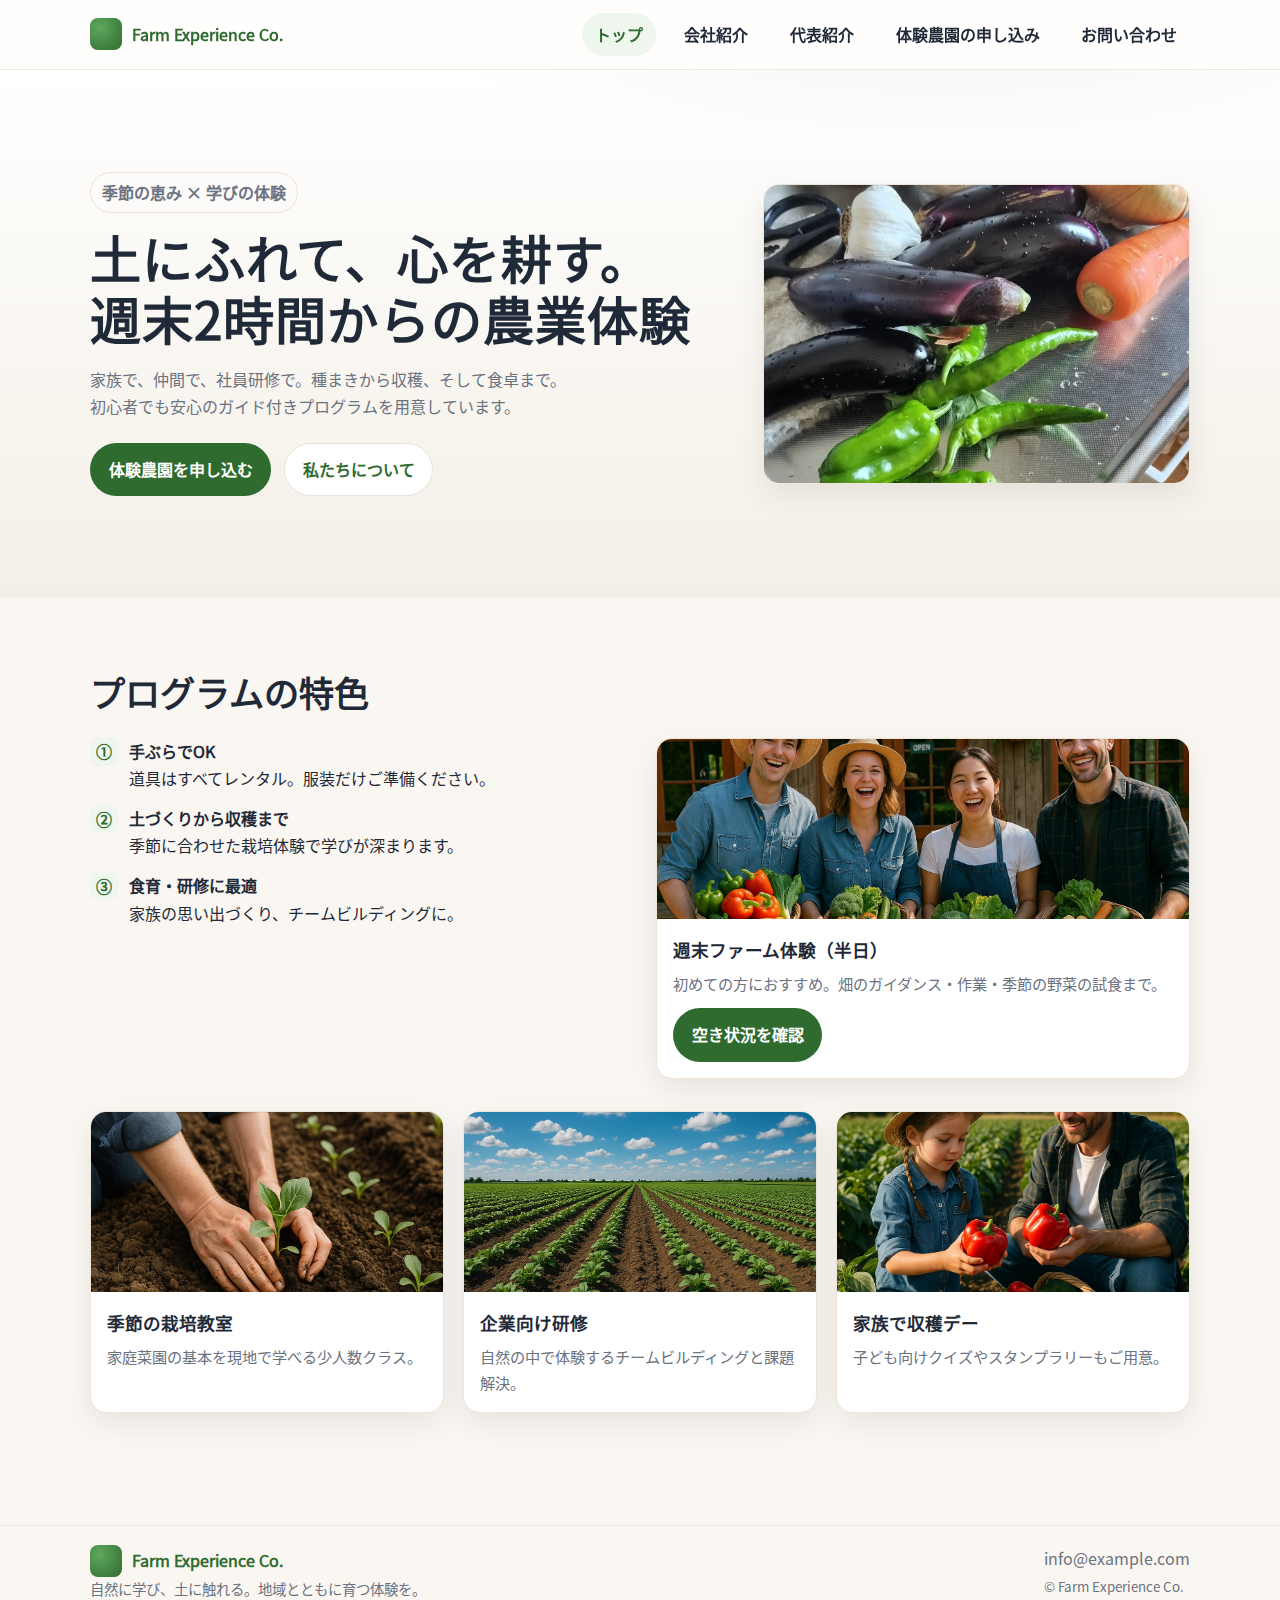
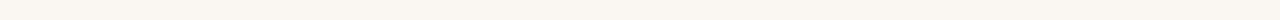
<file: index.html>
<!doctype html>
<html lang="ja">
<head>
  <meta charset="utf-8">
  <meta name="viewport" content="width=device-width, initial-scale=1">
  <title>トップページ | Farm Experience Co.</title>
  <meta name="description" content="里山での農業体験・教育旅行・企業研修プログラムを提供するFarm Experience Co.の公式サイト。">
  <link rel="preconnect" href="https://fonts.gstatic.com" crossorigin>
  <link rel="stylesheet" href="assets/styles.css">
</head>
<body>
  <header class="site-header">
    <div class="container header-inner">
      <a href="index.html" class="brand" aria-label="Farm Experience Co. ホーム">
        <span class="brand-logo" aria-hidden="true"></span>
        <span>Farm Experience Co.</span>
      </a>
      <button class="mobile-toggle" aria-label="メニュー" aria-expanded="false">
        <svg width="26" height="26" viewBox="0 0 24 24" aria-hidden="true"><path d="M4 6h16M4 12h16M4 18h16" stroke="#374151" stroke-width="2" stroke-linecap="round"/></svg>
      </button>
      <nav class="nav"><a href="index.html" class="active">トップ</a><a href="about.html" class="">会社紹介</a><a href="ceo.html" class="">代表紹介</a><a href="apply.html" class="">体験農園の申し込み</a><a href="contact.html" class="">お問い合わせ</a></nav>
    </div>
  </header>
  
<section class="hero">
  <div class="container hero-grid">
    <div>
      <span class="tagline">季節の恵み × 学びの体験</span>
      <h1>土にふれて、心を耕す。<br>週末2時間からの<strong>農業体験</strong></h1>
      <p class="lead">家族で、仲間で、社員研修で。種まきから収穫、そして食卓まで。<br>初心者でも安心のガイド付きプログラムを用意しています。</p>
      <div class="hero-cta">
        <a class="btn btn-primary" href="apply.html">体験農園を申し込む</a>
        <a class="btn btn-ghost" href="about.html">私たちについて</a>
      </div>
    </div>
    <div class="kv">
      <img src="assets/hero.jpg" alt="畑で笑顔の家族と青空">
    </div>
  </div>
</section>

<section class="section">
  <div class="container">
    <h2>プログラムの特色</h2>
    <div class="split" style="margin-top:1rem;">
      <div class="feature-list">
        <div class="feature"><div class="icon">①</div><div><strong>手ぶらでOK</strong><br><span class="muted">道具はすべてレンタル。服装だけご準備ください。</span></div></div>
        <div class="feature"><div class="icon">②</div><div><strong>土づくりから収穫まで</strong><br><span class="muted">季節に合わせた栽培体験で学びが深まります。</span></div></div>
        <div class="feature"><div class="icon">③</div><div><strong>食育・研修に最適</strong><br><span class="muted">家族の思い出づくり、チームビルディングに。</span></div></div>
      </div>
      <div class="card">
        <img src="assets/feature.jpg" alt="収穫した野菜のバスケット">
        <div class="p">
          <h3>週末ファーム体験（半日）</h3>
          <p>初めての方におすすめ。畑のガイダンス・作業・季節の野菜の試食まで。</p>
          <div style="margin-top:.7rem;"><a class="btn btn-primary" href="apply.html">空き状況を確認</a></div>
        </div>
      </div>
    </div>

    <div class="card-grid">
      <article class="card">
        <img src="assets/card1.jpg" alt="苗植えの様子">
        <div class="p">
          <h3>季節の栽培教室</h3>
          <p>家庭菜園の基本を現地で学べる少人数クラス。</p>
        </div>
      </article>
      <article class="card">
        <img src="assets/card2.jpg" alt="青空の畑">
        <div class="p">
          <h3>企業向け研修</h3>
          <p>自然の中で体験するチームビルディングと課題解決。</p>
        </div>
      </article>
      <article class="card">
        <img src="assets/card3.jpg" alt="収穫体験">
        <div class="p">
          <h3>家族で収穫デー</h3>
          <p>子ども向けクイズやスタンプラリーもご用意。</p>
        </div>
      </article>
    </div>
  </div>
</section>

  <footer class="site-footer">
    <div class="container footer-inner">
      <div>
        <div class="footer-brand"><span class="brand-logo"></span>Farm Experience Co.</div>
        <p class="footer-note">自然に学び、土に触れる。地域とともに育つ体験を。</p>
      </div>
      <div style="justify-self:end">
        <a href="mailto:info@example.com">info@example.com</a><br>
        <small>© Farm Experience Co.</small>
      </div>
    </div>
  </footer>
  <script src="assets/script.js"></script>
</body>
</html>
</file>
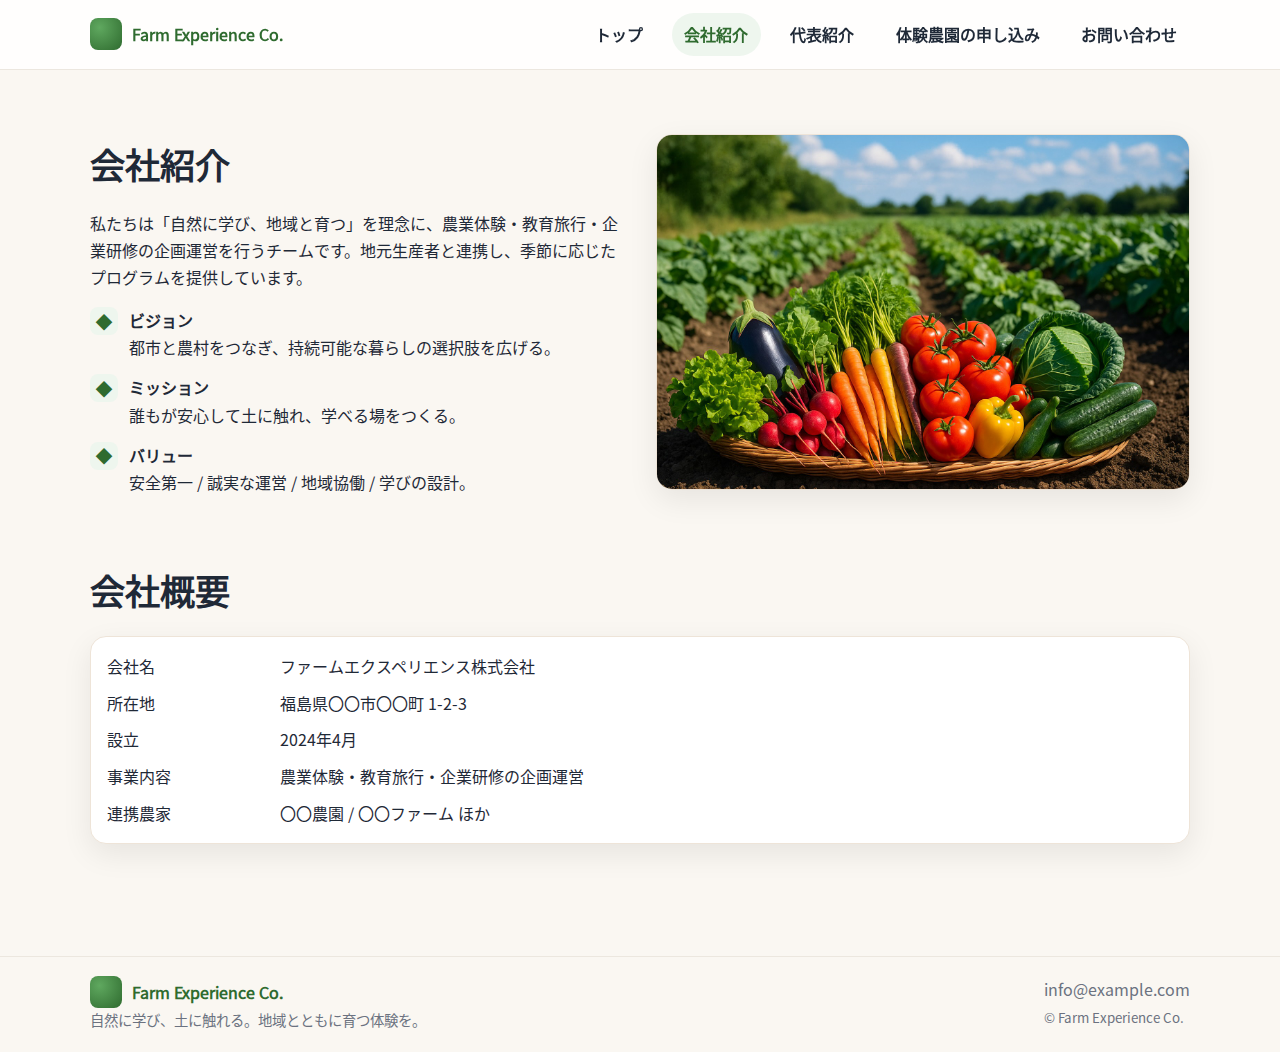
<file: about.html>
<!doctype html>
<html lang="ja">
<head>
  <meta charset="utf-8">
  <meta name="viewport" content="width=device-width, initial-scale=1">
  <title>会社紹介 | Farm Experience Co.</title>
  <meta name="description" content="里山での農業体験・教育旅行・企業研修プログラムを提供するFarm Experience Co.の公式サイト。">
  <link rel="preconnect" href="https://fonts.gstatic.com" crossorigin>
  <link rel="stylesheet" href="assets/styles.css">
</head>
<body>
  <header class="site-header">
    <div class="container header-inner">
      <a href="index.html" class="brand" aria-label="Farm Experience Co. ホーム">
        <span class="brand-logo" aria-hidden="true"></span>
        <span>Farm Experience Co.</span>
      </a>
      <button class="mobile-toggle" aria-label="メニュー" aria-expanded="false">
        <svg width="26" height="26" viewBox="0 0 24 24" aria-hidden="true"><path d="M4 6h16M4 12h16M4 18h16" stroke="#374151" stroke-width="2" stroke-linecap="round"/></svg>
      </button>
      <nav class="nav"><a href="index.html" class="">トップ</a><a href="about.html" class="active">会社紹介</a><a href="ceo.html" class="">代表紹介</a><a href="apply.html" class="">体験農園の申し込み</a><a href="contact.html" class="">お問い合わせ</a></nav>
    </div>
  </header>
  
<section class="section">
  <div class="container split">
    <div>
      <h2>会社紹介</h2>
      <p style="margin-top:.6rem;">私たちは「自然に学び、地域と育つ」を理念に、農業体験・教育旅行・企業研修の企画運営を行うチームです。地元生産者と連携し、季節に応じたプログラムを提供しています。</p>
      <div class="feature-list" style="margin-top:1rem;">
        <div class="feature"><div class="icon">◆</div><div><strong>ビジョン</strong><br>都市と農村をつなぎ、持続可能な暮らしの選択肢を広げる。</div></div>
        <div class="feature"><div class="icon">◆</div><div><strong>ミッション</strong><br>誰もが安心して土に触れ、学べる場をつくる。</div></div>
        <div class="feature"><div class="icon">◆</div><div><strong>バリュー</strong><br>安全第一 / 誠実な運営 / 地域協働 / 学びの設計。</div></div>
      </div>
    </div>
    <div class="kv"><img src="assets/about.jpg" alt="スタッフと参加者の集合写真"></div>
  </div>
</section>

<section class="section" style="padding-top:0;">
  <div class="container">
    <h2>会社概要</h2>
    <div class="card" style="margin-top:1rem;">
      <div class="p">
        <dl style="display:grid; grid-template-columns: 10em 1fr; gap:.6rem .8rem;">
          <dt>会社名</dt><dd>ファームエクスペリエンス株式会社</dd>
          <dt>所在地</dt><dd>福島県〇〇市〇〇町 1-2-3</dd>
          <dt>設立</dt><dd>2024年4月</dd>
          <dt>事業内容</dt><dd>農業体験・教育旅行・企業研修の企画運営</dd>
          <dt>連携農家</dt><dd>〇〇農園 / 〇〇ファーム ほか</dd>
        </dl>
      </div>
    </div>
  </div>
</section>

  <footer class="site-footer">
    <div class="container footer-inner">
      <div>
        <div class="footer-brand"><span class="brand-logo"></span>Farm Experience Co.</div>
        <p class="footer-note">自然に学び、土に触れる。地域とともに育つ体験を。</p>
      </div>
      <div style="justify-self:end">
        <a href="mailto:info@example.com">info@example.com</a><br>
        <small>© Farm Experience Co.</small>
      </div>
    </div>
  </footer>
  <script src="assets/script.js"></script>
</body>
</html>
</file>
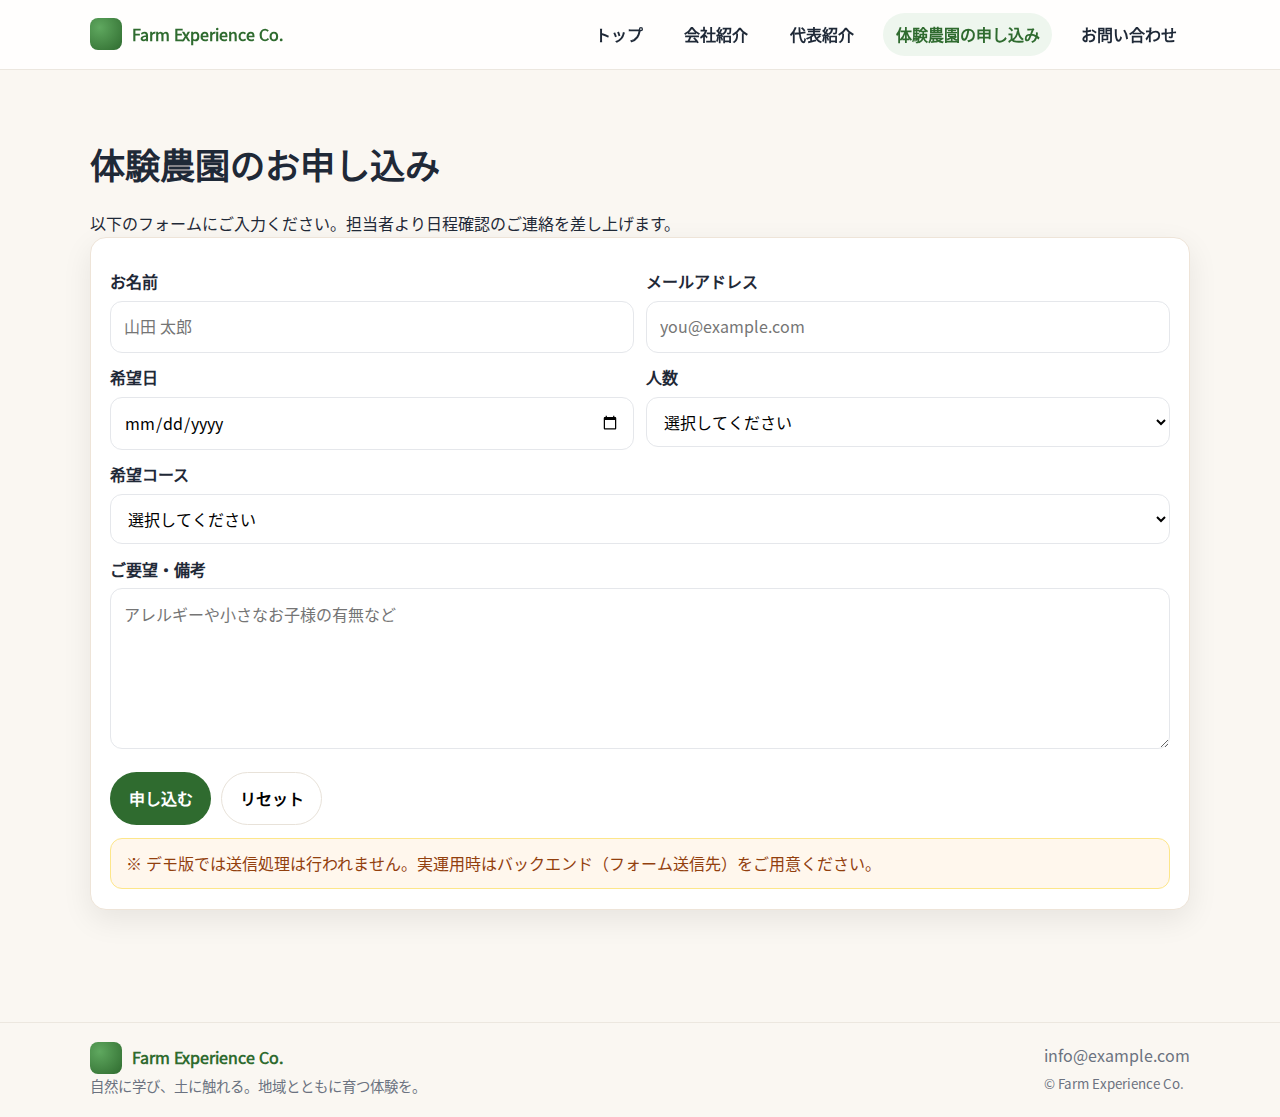
<file: apply.html>
<!doctype html>
<html lang="ja">
<head>
  <meta charset="utf-8">
  <meta name="viewport" content="width=device-width, initial-scale=1">
  <title>体験農園の申し込み | Farm Experience Co.</title>
  <meta name="description" content="里山での農業体験・教育旅行・企業研修プログラムを提供するFarm Experience Co.の公式サイト。">
  <link rel="preconnect" href="https://fonts.gstatic.com" crossorigin>
  <link rel="stylesheet" href="assets/styles.css">
</head>
<body>
  <header class="site-header">
    <div class="container header-inner">
      <a href="index.html" class="brand" aria-label="Farm Experience Co. ホーム">
        <span class="brand-logo" aria-hidden="true"></span>
        <span>Farm Experience Co.</span>
      </a>
      <button class="mobile-toggle" aria-label="メニュー" aria-expanded="false">
        <svg width="26" height="26" viewBox="0 0 24 24" aria-hidden="true"><path d="M4 6h16M4 12h16M4 18h16" stroke="#374151" stroke-width="2" stroke-linecap="round"/></svg>
      </button>
      <nav class="nav"><a href="index.html" class="">トップ</a><a href="about.html" class="">会社紹介</a><a href="ceo.html" class="">代表紹介</a><a href="apply.html" class="active">体験農園の申し込み</a><a href="contact.html" class="">お問い合わせ</a></nav>
    </div>
  </header>
  
<section class="section">
  <div class="container">
    <h2>体験農園のお申し込み</h2>
    <p style="margin-top:.4rem;">以下のフォームにご入力ください。担当者より日程確認のご連絡を差し上げます。</p>
    <form class="form" action="#" method="post" onsubmit="event.preventDefault(); alert('送信テスト：デモ版ではメール送信されません。');">
      <div class="grid">
        <div>
          <label for="name">お名前</label>
          <input id="name" name="name" type="text" placeholder="山田 太郎" required>
        </div>
        <div>
          <label for="email">メールアドレス</label>
          <input id="email" name="email" type="email" placeholder="you@example.com" required>
        </div>
      </div>
      <div class="grid">
        <div>
          <label for="date">希望日</label>
          <input id="date" name="date" type="date" required>
        </div>
        <div>
          <label for="people">人数</label>
          <select id="people" name="people" required>
            <option value="">選択してください</option>
            <option>1名</option>
            <option>2名</option>
            <option>3〜5名</option>
            <option>6名以上</option>
          </select>
        </div>
      </div>
      <label for="course">希望コース</label>
      <select id="course" name="course" required>
        <option value="">選択してください</option>
        <option>週末ファーム（半日）</option>
        <option>季節の栽培教室</option>
        <option>企業向け研修</option>
        <option>家族で収穫デー</option>
      </select>
      <label for="message">ご要望・備考</label>
      <textarea id="message" name="message" rows="5" placeholder="アレルギーや小さなお子様の有無など"></textarea>
      <div class="actions">
        <button class="btn btn-primary" type="submit">申し込む</button>
        <button class="btn btn-ghost" type="reset">リセット</button>
      </div>
      <div class="notice" role="status">※ デモ版では送信処理は行われません。実運用時はバックエンド（フォーム送信先）をご用意ください。</div>
    </form>
  </div>
</section>

  <footer class="site-footer">
    <div class="container footer-inner">
      <div>
        <div class="footer-brand"><span class="brand-logo"></span>Farm Experience Co.</div>
        <p class="footer-note">自然に学び、土に触れる。地域とともに育つ体験を。</p>
      </div>
      <div style="justify-self:end">
        <a href="mailto:info@example.com">info@example.com</a><br>
        <small>© Farm Experience Co.</small>
      </div>
    </div>
  </footer>
  <script src="assets/script.js"></script>
</body>
</html>
</file>
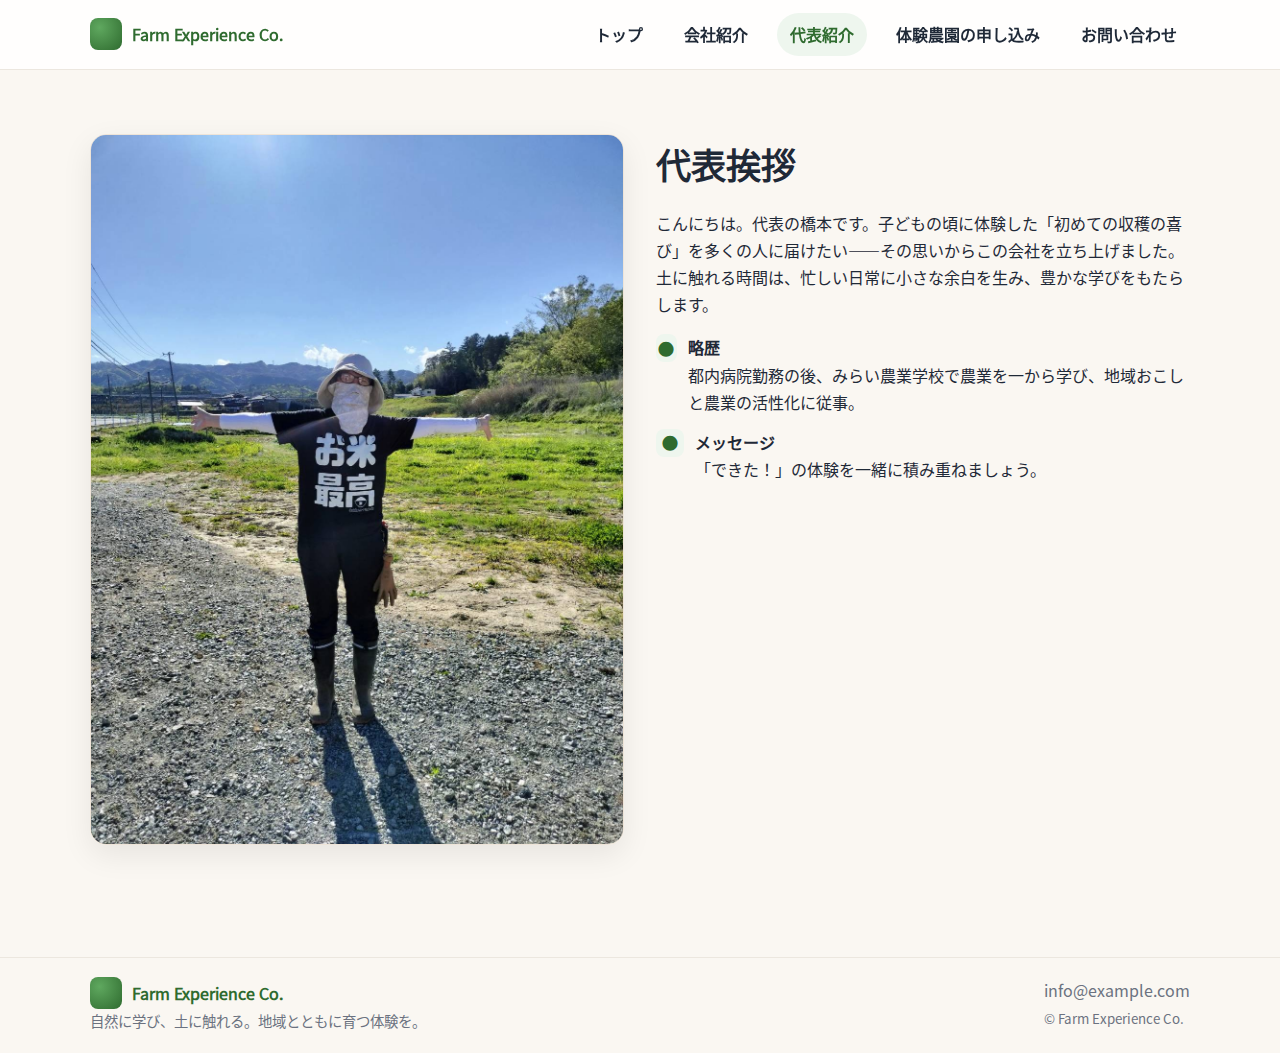
<file: ceo.html>
<!doctype html>
<html lang="ja">
<head>
  <meta charset="utf-8">
  <meta name="viewport" content="width=device-width, initial-scale=1">
  <title>代表紹介 | Farm Experience Co.</title>
  <meta name="description" content="里山での農業体験・教育旅行・企業研修プログラムを提供するFarm Experience Co.の公式サイト。">
  <link rel="preconnect" href="https://fonts.gstatic.com" crossorigin>
  <link rel="stylesheet" href="assets/styles.css">
</head>
<body>
  <header class="site-header">
    <div class="container header-inner">
      <a href="index.html" class="brand" aria-label="Farm Experience Co. ホーム">
        <span class="brand-logo" aria-hidden="true"></span>
        <span>Farm Experience Co.</span>
      </a>
      <button class="mobile-toggle" aria-label="メニュー" aria-expanded="false">
        <svg width="26" height="26" viewBox="0 0 24 24" aria-hidden="true"><path d="M4 6h16M4 12h16M4 18h16" stroke="#374151" stroke-width="2" stroke-linecap="round"/></svg>
      </button>
      <nav class="nav"><a href="index.html" class="">トップ</a><a href="about.html" class="">会社紹介</a><a href="ceo.html" class="active">代表紹介</a><a href="apply.html" class="">体験農園の申し込み</a><a href="contact.html" class="">お問い合わせ</a></nav>
    </div>
  </header>
  
<section class="section">
  <div class="container split">
    <div class="kv"><img src="assets/ceo.jpg" alt="代表の写真"></div>
    <div>
      <h2>代表挨拶</h2>
      <p style="margin-top:.6rem;">こんにちは。代表の橋本です。子どもの頃に体験した「初めての収穫の喜び」を多くの人に届けたい――その思いからこの会社を立ち上げました。土に触れる時間は、忙しい日常に小さな余白を生み、豊かな学びをもたらします。</p>
      <div class="feature-list" style="margin-top:1rem;">
        <div class="feature"><div class="icon">●</div><div><strong>略歴</strong><br>都内病院勤務の後、みらい農業学校で農業を一から学び、地域おこしと農業の活性化に従事。</div></div>
        <div class="feature"><div class="icon">●</div><div><strong>メッセージ</strong><br>「できた！」の体験を一緒に積み重ねましょう。</div></div>
      </div>
    </div>
  </div>
</section>

  <footer class="site-footer">
    <div class="container footer-inner">
      <div>
        <div class="footer-brand"><span class="brand-logo"></span>Farm Experience Co.</div>
        <p class="footer-note">自然に学び、土に触れる。地域とともに育つ体験を。</p>
      </div>
      <div style="justify-self:end">
        <a href="mailto:info@example.com">info@example.com</a><br>
        <small>© Farm Experience Co.</small>
      </div>
    </div>
  </footer>
  <script src="assets/script.js"></script>
</body>
</html>
</file>
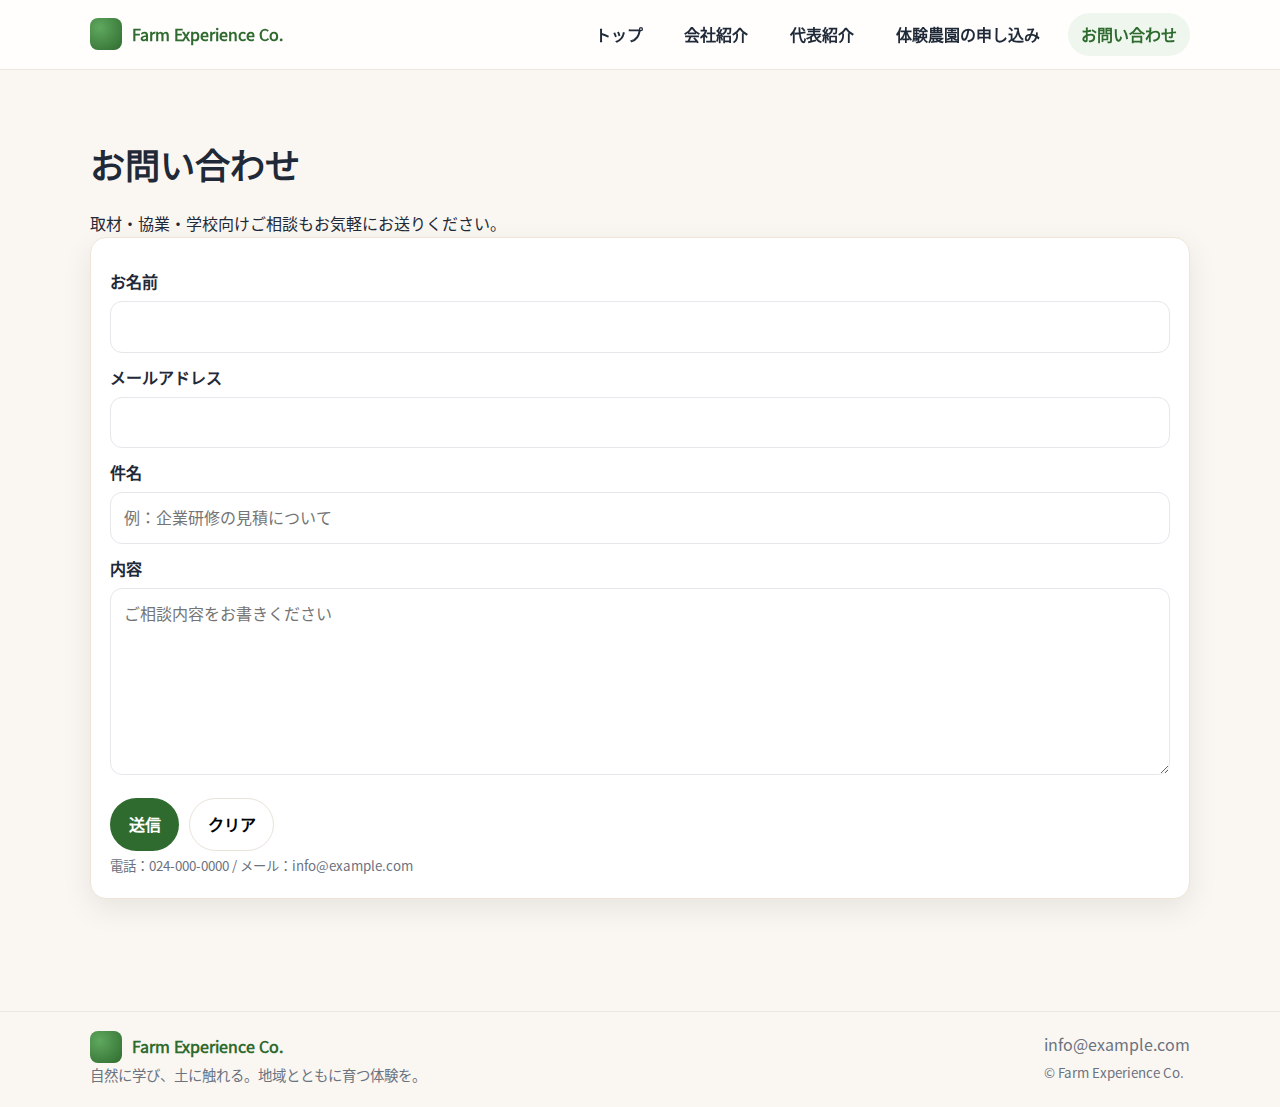
<file: contact.html>
<!doctype html>
<html lang="ja">
<head>
  <meta charset="utf-8">
  <meta name="viewport" content="width=device-width, initial-scale=1">
  <title>お問い合わせ | Farm Experience Co.</title>
  <meta name="description" content="里山での農業体験・教育旅行・企業研修プログラムを提供するFarm Experience Co.の公式サイト。">
  <link rel="preconnect" href="https://fonts.gstatic.com" crossorigin>
  <link rel="stylesheet" href="assets/styles.css">
</head>
<body>
  <header class="site-header">
    <div class="container header-inner">
      <a href="index.html" class="brand" aria-label="Farm Experience Co. ホーム">
        <span class="brand-logo" aria-hidden="true"></span>
        <span>Farm Experience Co.</span>
      </a>
      <button class="mobile-toggle" aria-label="メニュー" aria-expanded="false">
        <svg width="26" height="26" viewBox="0 0 24 24" aria-hidden="true"><path d="M4 6h16M4 12h16M4 18h16" stroke="#374151" stroke-width="2" stroke-linecap="round"/></svg>
      </button>
      <nav class="nav"><a href="index.html" class="">トップ</a><a href="about.html" class="">会社紹介</a><a href="ceo.html" class="">代表紹介</a><a href="apply.html" class="">体験農園の申し込み</a><a href="contact.html" class="active">お問い合わせ</a></nav>
    </div>
  </header>
  
<section class="section">
  <div class="container">
    <h2>お問い合わせ</h2>
    <p style="margin-top:.4rem;">取材・協業・学校向けご相談もお気軽にお送りください。</p>
    <form class="form" action="#" method="post" onsubmit="event.preventDefault(); alert('送信テスト：デモ版ではメール送信されません。');">
      <label for="cname">お名前</label>
      <input id="cname" name="cname" type="text" required>
      <label for="cemail">メールアドレス</label>
      <input id="cemail" name="cemail" type="email" required>
      <label for="ctopic">件名</label>
      <input id="ctopic" name="ctopic" type="text" placeholder="例：企業研修の見積について">
      <label for="cmsg">内容</label>
      <textarea id="cmsg" name="cmsg" rows="6" placeholder="ご相談内容をお書きください"></textarea>
      <div class="actions">
        <button class="btn btn-primary" type="submit">送信</button>
        <button class="btn btn-ghost" type="reset">クリア</button>
      </div>
      <small>電話：024-000-0000 / メール：info@example.com</small>
    </form>
  </div>
</section>

  <footer class="site-footer">
    <div class="container footer-inner">
      <div>
        <div class="footer-brand"><span class="brand-logo"></span>Farm Experience Co.</div>
        <p class="footer-note">自然に学び、土に触れる。地域とともに育つ体験を。</p>
      </div>
      <div style="justify-self:end">
        <a href="mailto:info@example.com">info@example.com</a><br>
        <small>© Farm Experience Co.</small>
      </div>
    </div>
  </footer>
  <script src="assets/script.js"></script>
</body>
</html>
</file>
<file: assets/styles.css>
/* ===============================================
  Farm Experience Website Template
  Author: ChatGPT
  Notes: Vanilla CSS, responsive, accessible, Japanese-friendly.
================================================== */

/* CSS Reset (modern minimal) */
* { box-sizing: border-box; margin: 0; padding: 0; }
html { -webkit-text-size-adjust: 100%; }
img, svg, video { display: block; max-width: 100%; height: auto; }
input, button, textarea, select { font: inherit; }

:root {
  --color-primary: #2f6b2f;
  --color-primary-600: #2a5f2a;
  --color-accent: #c4a36e;
  --color-bg: #faf7f2;
  --color-text: #1f2937;
  --color-muted: #6b7280;
  --radius: 16px;
  --shadow: 0 10px 30px rgba(0,0,0,.08);
  --maxw: 1100px;
}

@font-face {
  font-family: 'Noto Sans JP';
  font-style: normal;
  font-weight: 400;
  src: local('Noto Sans CJK JP'), local('Noto Sans JP');
}

body {
  font-family: 'Noto Sans JP', system-ui, -apple-system, 'Segoe UI', Roboto, 'Hiragino Kaku Gothic ProN', 'Yu Gothic', 'Noto Sans', Arial, sans-serif;
  line-height: 1.7;
  color: var(--color-text);
  background: var(--color-bg);
}

a { color: var(--color-primary); text-decoration: none; }
a:hover { text-decoration: underline; }

.container { width: min(100% - 2rem, var(--maxw)); margin-inline: auto; }

header.site-header {
  position: sticky; top: 0; z-index: 50;
  background: rgba(255,255,255,.85); backdrop-filter: blur(10px);
  border-bottom: 1px solid #ece7df;
}
.header-inner { display: flex; align-items: center; justify-content: space-between; gap: 1rem; padding: .8rem 0; }
.brand { display: flex; align-items: center; gap: .6rem; font-weight: 800; color: var(--color-primary); }
.brand-logo { width: 32px; height: 32px; border-radius: 8px; background: radial-gradient(circle at 30% 30%, #5fa85f, var(--color-primary)); }
.nav { display: flex; gap: 1rem; align-items: center; }
.nav a { padding: .5rem .8rem; border-radius: 999px; font-weight: 600; color: var(--color-text); }
.nav a.active, .nav a:hover { background: #eef6ee; color: var(--color-primary); text-decoration: none; }
.mobile-toggle { display: none; border: 0; background: transparent; padding: .4rem; border-radius: 8px; }
.mobile-toggle:focus-visible { outline: 3px solid var(--color-accent); }

@media (max-width: 860px) {
  .nav { display: none; position: absolute; top: 64px; left: 0; right: 0; padding: .8rem; background: white; border-bottom: 1px solid #ece7df; }
  .nav.open { display: grid; gap: .4rem; }
  .mobile-toggle { display: inline-flex; }
}

.hero {
  position: relative; isolation: isolate;
  padding: clamp(3rem, 8vw, 7rem) 0;
  background: linear-gradient(180deg, #ffffff 0%, #f4efe6 100%);
  overflow: hidden;
}
.hero::after {
  content: "";
  position: absolute; inset: -20% -10% auto -10%; height: 60%;
  background: radial-gradient(1200px 400px at 70% -20%, rgba(46,107,46,.12), transparent 60%);
  z-index: -1;
}
.hero-grid { display: grid; grid-template-columns: 1.2fr .8fr; gap: 2rem; align-items: center; }
.hero h1 { font-size: clamp(2rem, 5vw, 3.2rem); line-height: 1.2; letter-spacing: .02em; }
.hero p.lead { color: var(--color-muted); margin-top: 1rem; }
.hero-cta { margin-top: 1.4rem; display: flex; gap: .8rem; flex-wrap: wrap; }
.btn { display:inline-flex; align-items:center; justify-content:center; gap:.5rem; padding:.75rem 1.1rem; border-radius: 999px; border: 1px solid transparent; font-weight:700; cursor:pointer; }
.btn-primary { background: var(--color-primary); color: white; }
.btn-primary:hover { background: var(--color-primary-600); }
.btn-ghost { background: white; border-color: #e8e2d9; }
.tagline { display:inline-flex; align-items:center; gap:.5rem; padding:.35rem .7rem; border:1px solid #e8e2d9; border-radius:999px; color: var(--color-muted); font-weight:600; margin-bottom: .9rem; }

@media (max-width: 860px) {
  .hero-grid { grid-template-columns: 1fr; }
}

.card-grid { display: grid; grid-template-columns: repeat(3,1fr); gap: 1.2rem; margin-top: 2rem; }
.card { background:white; border:1px solid #eee4d8; border-radius: var(--radius); overflow:hidden; box-shadow: var(--shadow); }
.card img { width: 100%; height: 180px; object-fit: cover; }
.card .p { padding: 1rem; }
.card h3 { font-size: 1.1rem; }
.card p { color: var(--color-muted); margin-top: .4rem; font-size: .95rem; }
@media (max-width: 950px) { .card-grid { grid-template-columns: 1fr 1fr; } }
@media (max-width: 600px) { .card-grid { grid-template-columns: 1fr; } }

.section { padding: clamp(2.4rem, 6vw, 4rem) 0; }
.section h2 { font-size: clamp(1.6rem, 4vw, 2.2rem); margin-bottom: 1rem; }
.kv { border-radius: var(--radius); overflow: hidden; box-shadow: var(--shadow); border: 1px solid #eee4d8; }

.split { display: grid; grid-template-columns: 1fr 1fr; gap: 2rem; align-items: start; }
@media (max-width: 860px) { .split { grid-template-columns: 1fr; } }

.feature-list { display: grid; gap: .8rem; }
.feature { display: flex; gap: .7rem; align-items: start; }
.feature .icon { width: 28px; height: 28px; border-radius: 8px; background: #eef6ee; display:inline-grid; place-items:center; color: var(--color-primary); font-weight: 800; }

.form { background: white; border: 1px solid #eee4d8; border-radius: var(--radius); padding: 1.2rem; box-shadow: var(--shadow); }
.form label { display:block; font-weight:700; margin-top: .7rem; }
.form input, .form select, .form textarea { width:100%; padding:.7rem .8rem; border:1px solid #e5e7eb; border-radius: 12px; margin-top:.35rem; background: #fff; }
.form small { color: var(--color-muted); }
.form .grid { display:grid; grid-template-columns: 1fr 1fr; gap: .8rem; }
@media (max-width: 700px) { .form .grid { grid-template-columns: 1fr; } }
.form .actions { margin-top: 1rem; display:flex; gap:.6rem; flex-wrap:wrap; }
.notice { background: #fff7ed; border:1px solid #fde68a; color:#92400e; padding:.7rem .9rem; border-radius: 12px; margin-top:.8rem; }

footer.site-footer { margin-top: 3rem; border-top: 1px solid #ece7df; }
.footer-inner { display: grid; grid-template-columns: 1.2fr .8fr; gap: 1rem; padding: 1.2rem 0; color: var(--color-muted); }
.footer-inner a { color: inherit; }
.footer-brand { font-weight: 800; color: var(--color-primary); display:flex; align-items:center; gap:.6rem; }
.footer-note { font-size: .9rem; }
@media (max-width: 860px) { .footer-inner { grid-template-columns: 1fr; } }
</file>
